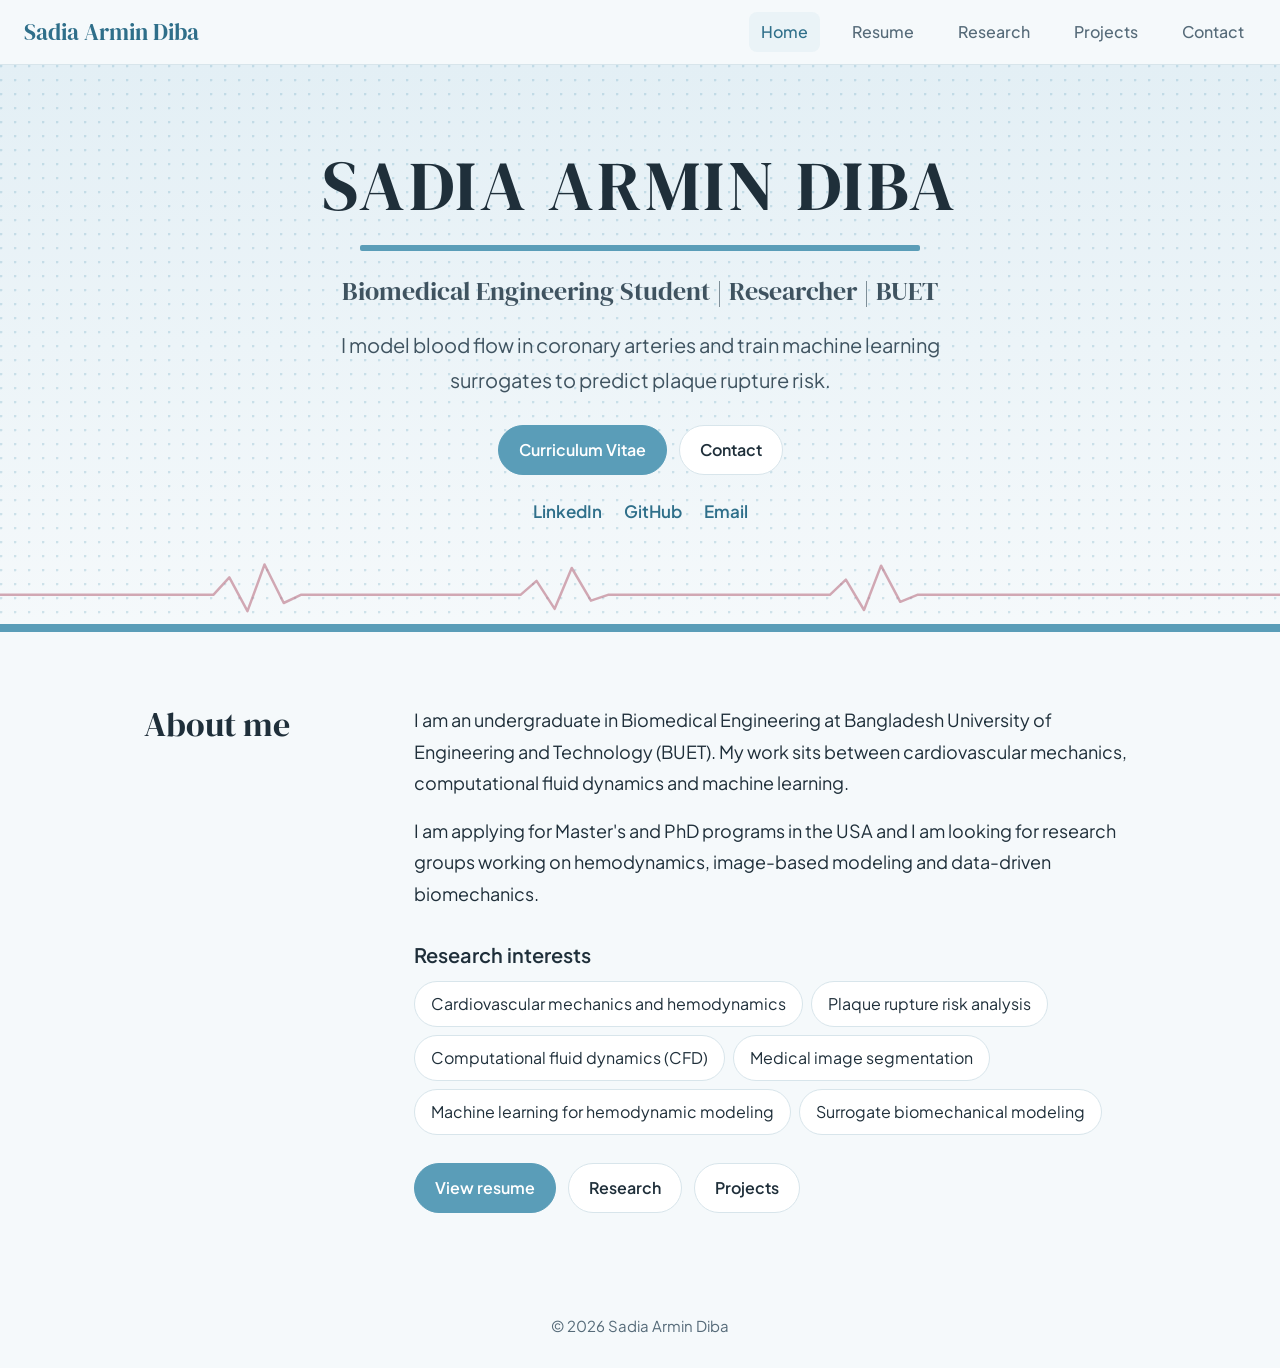
<file: index.html>
<!DOCTYPE html>
<html lang="en">
<head>
<meta charset="UTF-8">
<meta name="viewport" content="width=device-width, initial-scale=1.0">
<meta name="description" content="Academic and research portfolio of Sadia Armin Diba, Biomedical Engineering student at BUET.">
<title>Home | Sadia Armin Diba</title>
<link rel="preconnect" href="https://fonts.googleapis.com">
<link rel="preconnect" href="https://fonts.gstatic.com" crossorigin>
<link href="https://fonts.googleapis.com/css2?family=DM+Serif+Display&family=Plus+Jakarta+Sans:wght@400;500;600&display=swap" rel="stylesheet">
<link rel="stylesheet" href="style.css">
</head>
<body>
<header class="nav">
<a class="brand" href="index.html">Sadia Armin Diba</a>
<nav><a href="index.html" class=on>Home</a><a href="resume.html">Resume</a><a href="research.html">Research</a><a href="projects.html">Projects</a><a href="contact.html">Contact</a></nav>
</header>
<main>
<section class="hero"><div class="wrap center">
<h1>Sadia Armin Diba</h1>
<span class="bar"></span>
<p class="tagline">Biomedical Engineering Student | Researcher | BUET</p>
<p class="lead">I model blood flow in coronary arteries and train machine learning surrogates to predict plaque rupture risk.</p>
<div class="actions">
<a class="btn primary" href="assets/cv.pdf" target="_blank" rel="noopener">Curriculum Vitae</a>
<a class="btn" href="contact.html">Contact</a>
</div>
<p class="social"><a href="https://linkedin.com/in/sadia-armin-diba" target="_blank" rel="noopener">LinkedIn</a><a href="https://github.com/SadiaArmin" target="_blank" rel="noopener">GitHub</a><a href="mailto:sadiaarmindiba@gmail.com">Email</a></p>
</div>
<svg class="ecg" viewBox="0 0 1200 120" preserveAspectRatio="none" aria-hidden="true"><path id="ecgPath" d="M0 70 H180 L200 70 L215 40 L232 98 L248 18 L266 84 L282 70 H470 L488 70 L503 46 L520 94 L536 24 L554 80 L570 70 H760 L778 70 L793 44 L810 96 L826 20 L844 82 L860 70 H1200"/></svg>
</section>
<section class="block"><div class="wrap grid"><h2>About me</h2><div><p>I am an undergraduate in Biomedical Engineering at Bangladesh University of Engineering and Technology (BUET). My work sits between cardiovascular mechanics, computational fluid dynamics and machine learning.</p><p>I am applying for Master's and PhD programs in the USA and I am looking for research groups working on hemodynamics, image-based modeling and data-driven biomechanics.</p><h3>Research interests</h3><ul class="chips"><li>Cardiovascular mechanics and hemodynamics</li><li>Plaque rupture risk analysis</li><li>Computational fluid dynamics (CFD)</li><li>Medical image segmentation</li><li>Machine learning for hemodynamic modeling</li><li>Surrogate biomechanical modeling</li></ul><div class="actions" style="margin-top:28px"><a class="btn primary" href="resume.html">View resume</a><a class="btn" href="research.html">Research</a><a class="btn" href="projects.html">Projects</a></div></div></div></section>
</main>
<footer class="foot">© <span id="year"></span> Sadia Armin Diba</footer>
<script src="script.js"></script>
</body>
</html>
</file>
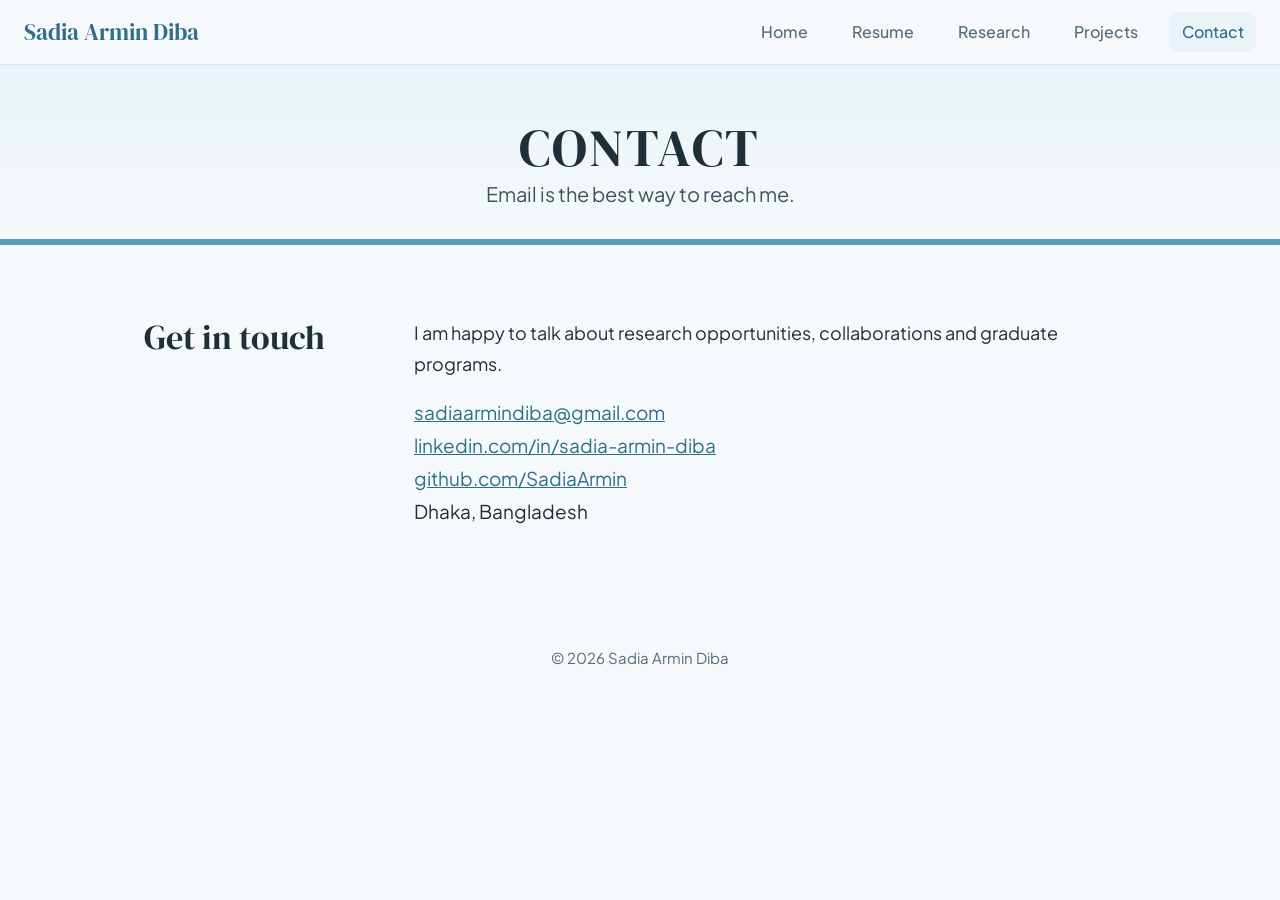
<file: contact.html>
<!DOCTYPE html>
<html lang="en">
<head>
<meta charset="UTF-8">
<meta name="viewport" content="width=device-width, initial-scale=1.0">
<meta name="description" content="Academic and research portfolio of Sadia Armin Diba, Biomedical Engineering student at BUET.">
<title>Contact | Sadia Armin Diba</title>
<link rel="preconnect" href="https://fonts.googleapis.com">
<link rel="preconnect" href="https://fonts.gstatic.com" crossorigin>
<link href="https://fonts.googleapis.com/css2?family=DM+Serif+Display&family=Plus+Jakarta+Sans:wght@400;500;600&display=swap" rel="stylesheet">
<link rel="stylesheet" href="style.css">
</head>
<body>
<header class="nav">
<a class="brand" href="index.html">Sadia Armin Diba</a>
<nav><a href="index.html">Home</a><a href="resume.html">Resume</a><a href="research.html">Research</a><a href="projects.html">Projects</a><a href="contact.html" class=on>Contact</a></nav>
</header>
<main>
<section class="pagehead"><div class="wrap"><h1 class="small">Contact</h1><p class="lead">Email is the best way to reach me.</p></div></section>
<section class="block"><div class="wrap grid"><h2>Get in touch</h2><div><p>I am happy to talk about research opportunities, collaborations and graduate programs.</p><p class="contact-list"><a href="mailto:sadiaarmindiba@gmail.com">sadiaarmindiba@gmail.com</a><br><a href="https://linkedin.com/in/sadia-armin-diba" target="_blank" rel="noopener">linkedin.com/in/sadia-armin-diba</a><br><a href="https://github.com/SadiaArmin" target="_blank" rel="noopener">github.com/SadiaArmin</a><br>Dhaka, Bangladesh</p></div></div></section>
</main>
<footer class="foot">© <span id="year"></span> Sadia Armin Diba</footer>
<script src="script.js"></script>
</body>
</html>
</file>
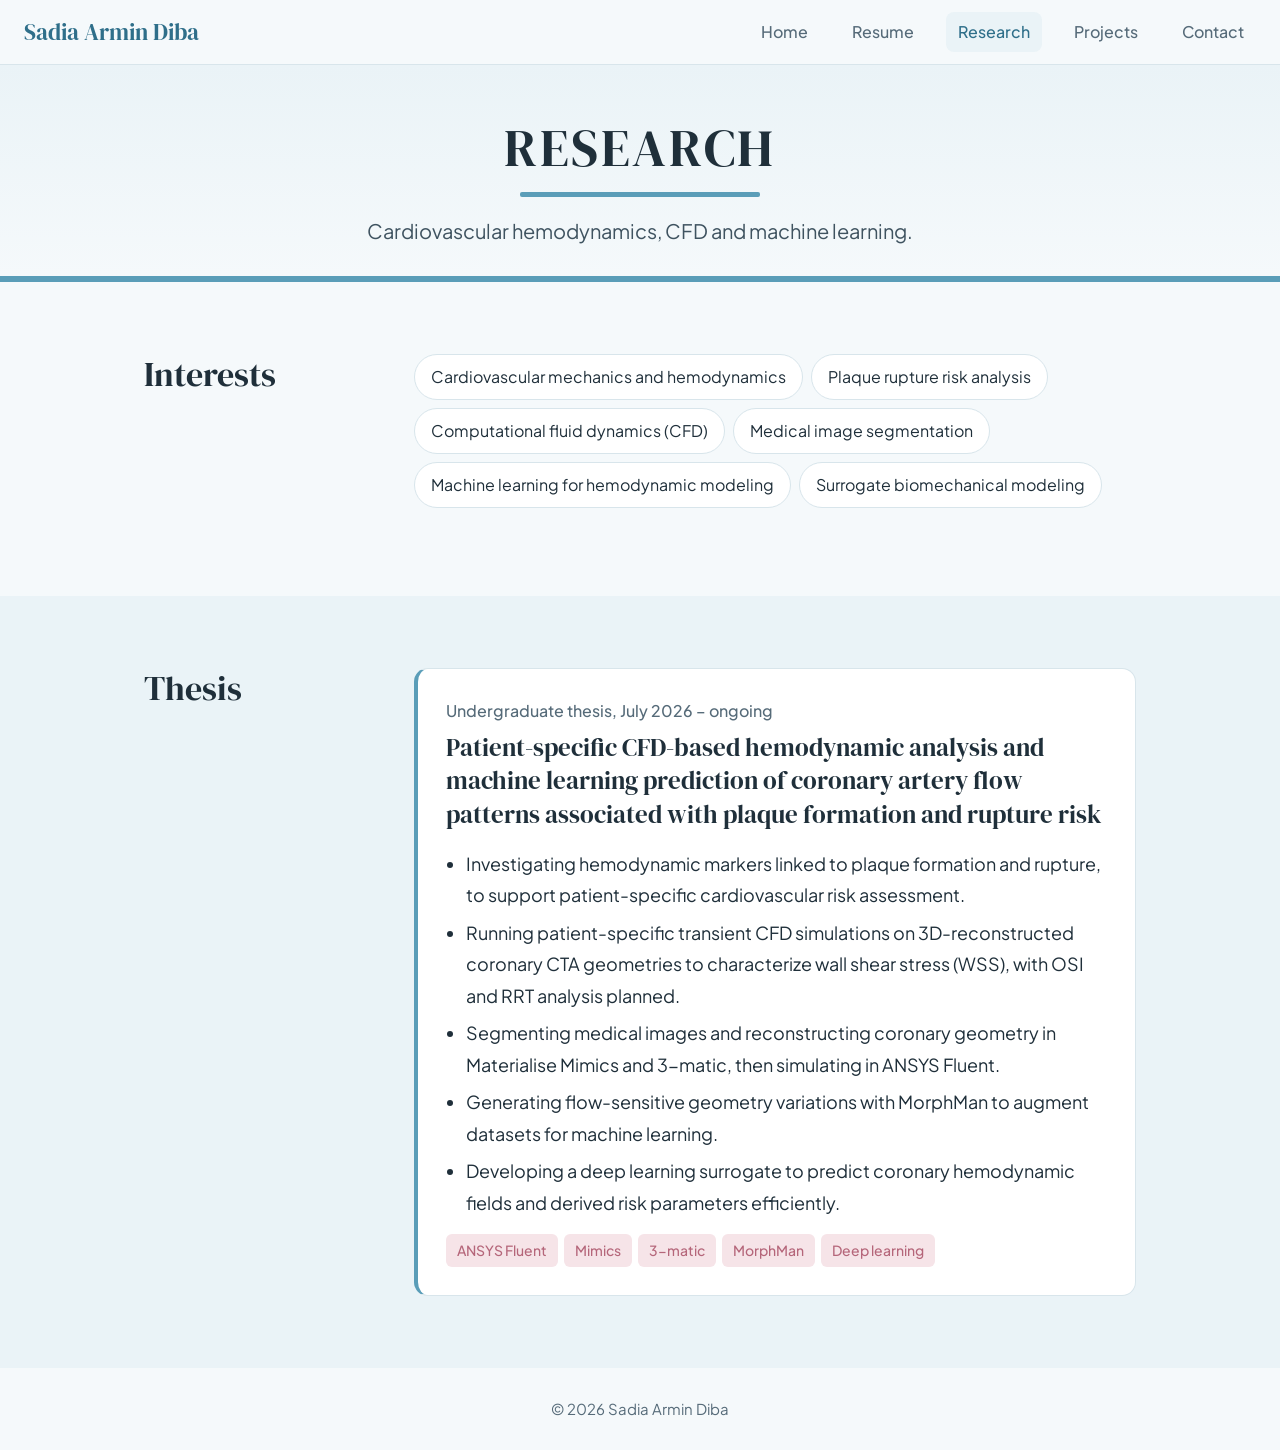
<file: research.html>
<!DOCTYPE html>
<html lang="en">
<head>
<meta charset="UTF-8">
<meta name="viewport" content="width=device-width, initial-scale=1.0">
<meta name="description" content="Academic and research portfolio of Sadia Armin Diba, Biomedical Engineering student at BUET.">
<title>Research | Sadia Armin Diba</title>
<link rel="preconnect" href="https://fonts.googleapis.com">
<link rel="preconnect" href="https://fonts.gstatic.com" crossorigin>
<link href="https://fonts.googleapis.com/css2?family=DM+Serif+Display&family=Plus+Jakarta+Sans:wght@400;500;600&display=swap" rel="stylesheet">
<link rel="stylesheet" href="style.css">
</head>
<body>
<header class="nav">
<a class="brand" href="index.html">Sadia Armin Diba</a>
<nav><a href="index.html">Home</a><a href="resume.html">Resume</a><a href="research.html" class=on>Research</a><a href="projects.html">Projects</a><a href="contact.html">Contact</a></nav>
</header>
<main>
<section class="pagehead"><div class="wrap"><h1 class="small">Research</h1><span class="bar"></span><p class="lead">Cardiovascular hemodynamics, CFD and machine learning.</p></div></section>
<section class="block"><div class="wrap grid"><h2>Interests</h2><div><ul class="chips"><li>Cardiovascular mechanics and hemodynamics</li><li>Plaque rupture risk analysis</li><li>Computational fluid dynamics (CFD)</li><li>Medical image segmentation</li><li>Machine learning for hemodynamic modeling</li><li>Surrogate biomechanical modeling</li></ul></div></div></section><section class="block tint"><div class="wrap grid"><h2>Thesis</h2><div><article class="feature"><div class="when">Undergraduate thesis, July 2026 – ongoing</div><h3>Patient-specific CFD-based hemodynamic analysis and machine learning prediction of coronary artery flow patterns associated with plaque formation and rupture risk</h3><ul><li>Investigating hemodynamic markers linked to plaque formation and rupture, to support patient-specific cardiovascular risk assessment.</li><li>Running patient-specific transient CFD simulations on 3D-reconstructed coronary CTA geometries to characterize wall shear stress (WSS), with OSI and RRT analysis planned.</li><li>Segmenting medical images and reconstructing coronary geometry in Materialise Mimics and 3-matic, then simulating in ANSYS Fluent.</li><li>Generating flow-sensitive geometry variations with MorphMan to augment datasets for machine learning.</li><li>Developing a deep learning surrogate to predict coronary hemodynamic fields and derived risk parameters efficiently.</li></ul><div class="tags"><span>ANSYS Fluent</span><span>Mimics</span><span>3-matic</span><span>MorphMan</span><span>Deep learning</span></div></article></div></div></section>
</main>
<footer class="foot">© <span id="year"></span> Sadia Armin Diba</footer>
<script src="script.js"></script>
</body>
</html>
</file>
<file: style.css>
:root{
  --bg:#F5F9FB;
  --surface:#FFFFFF;
  --tint:#EAF3F7;
  --ink:#2A3B46;
  --muted:#6A7F8B;
  --line:#D8E5EB;
  --accent:#5A9DB8;
  --accent-ink:#2F6F8A;
  --rose:#F6E4E8;
  --rose-ink:#B5667A;
  --serif:"DM Serif Display",Georgia,"Times New Roman",serif;
  --sans:"Plus Jakarta Sans",system-ui,-apple-system,"Segoe UI",Roboto,sans-serif;
}
*{box-sizing:border-box}
html{scroll-behavior:smooth;scroll-padding-top:70px}
body{margin:0;background:var(--bg);color:var(--ink);font:400 16px/1.7 var(--sans);-webkit-font-smoothing:antialiased}
a{color:var(--accent-ink)}
a:focus-visible,.btn:focus-visible{outline:3px solid var(--accent);outline-offset:3px;border-radius:6px}
.wrap{max-width:1040px;margin:0 auto;padding:0 24px}

/* nav */
.nav{position:sticky;top:0;z-index:10;display:flex;justify-content:space-between;align-items:center;gap:16px;padding:12px 24px;background:rgba(245,249,251,.92);backdrop-filter:blur(8px);border-bottom:1px solid var(--line)}
.brand{font:400 20px var(--serif);color:var(--ink);text-decoration:none}
.nav nav{display:flex;gap:20px;flex-wrap:wrap}
.nav nav a{color:var(--muted);text-decoration:none;font-size:14px;font-weight:500}
.nav nav a:hover,.nav nav a.on{color:var(--accent-ink)}

/* hero */
.hero{position:relative;padding:96px 0 40px;overflow:hidden;background:linear-gradient(180deg,var(--tint),var(--bg))}
.role{margin:0 0 12px;color:var(--accent-ink);font-weight:600}
h1{margin:0;font:400 clamp(44px,8vw,84px)/1.05 var(--serif);letter-spacing:-.01em}
.lead{max-width:600px;margin:24px 0 32px;font-size:19px;color:#3F5360}
.actions{display:flex;flex-wrap:wrap;gap:12px}
.btn{display:inline-block;padding:10px 20px;border:1px solid var(--line);border-radius:999px;background:var(--surface);color:var(--ink);text-decoration:none;font-weight:600;font-size:15px;transition:border-color .2s,background .2s}
.btn:hover{border-color:var(--accent)}
.btn.primary{background:var(--accent);border-color:var(--accent);color:#fff}
.btn.primary:hover{background:var(--accent-ink)}
.ecg{display:block;width:100%;height:90px;margin-top:56px}
.ecg path{fill:none;stroke:var(--rose-ink);stroke-width:2.5;stroke-linecap:round;stroke-linejoin:round;opacity:.7;vector-effect:non-scaling-stroke}

/* sections */
.block{padding:72px 0}
.tint{background:var(--tint)}
.grid{display:grid;grid-template-columns:200px 1fr;gap:40px}
h2{margin:0;font:400 30px/1.2 var(--serif)}
h3{margin:32px 0 12px;font:600 17px/1.4 var(--sans)}
.grid>div>h3:first-child{margin-top:0}
p{margin:0 0 16px;max-width:68ch}
ul{margin:0 0 16px;padding-left:20px}
li{margin-bottom:6px;max-width:68ch}
.muted{color:var(--muted);margin:2px 0 8px}
.when{color:var(--muted);font-size:14px;font-weight:500;margin-bottom:6px}

.chips{list-style:none;padding:0;display:flex;flex-wrap:wrap;gap:8px}
.chips li{margin:0;padding:6px 14px;background:var(--surface);border:1px solid var(--line);border-radius:999px;font-size:14px}

.item{display:grid;grid-template-columns:170px 1fr;gap:20px;padding:20px 0;border-top:1px solid var(--line)}
.item:first-child{border-top:0;padding-top:0}
.item .when{margin:0}
.item p{margin:4px 0 8px}

.feature{background:var(--surface);border:1px solid var(--line);border-left:4px solid var(--accent);border-radius:14px;padding:28px}
.feature h3{margin:0 0 16px;font:400 22px/1.35 var(--serif)}
.tags{display:flex;flex-wrap:wrap;gap:6px;margin-top:8px}
.tags span{padding:3px 10px;background:var(--rose);color:var(--rose-ink);border-radius:6px;font-size:13px;font-weight:500}

/* projects */
.cards{display:grid;grid-template-columns:repeat(2,1fr);gap:24px}
.card{display:flex;flex-direction:column;background:var(--surface);border:1px solid var(--line);border-radius:14px;padding:20px}
.card h3{margin:0 0 10px;font:400 21px/1.3 var(--serif)}
.card ul{font-size:15px}
.card p{font-size:15px}
.card .tags{margin-top:auto;padding-top:8px}
.link{margin-top:14px;font-weight:600;font-size:15px}
.shot{position:relative;height:150px;margin:0 0 16px;border-radius:10px;overflow:hidden;display:grid;place-items:end start}
.shot img{position:absolute;inset:0;width:100%;height:100%;object-fit:cover}
.shot span{position:relative;margin:12px;padding:3px 10px;background:rgba(255,255,255,.85);border-radius:6px;font-size:13px;font-weight:600;color:var(--accent-ink)}
.s1{background:linear-gradient(135deg,#DCEEF5,#F6E4E8)}
.s2{background:linear-gradient(135deg,#E3F0F5,#D5E8EF)}
.s3{background:linear-gradient(135deg,#F6E4E8,#E3F0F5)}
.s4{background:linear-gradient(135deg,#E8F1F0,#DCEBF5)}

.skills{display:grid;grid-template-columns:220px 1fr;gap:10px 24px;margin:0}
.skills dt{font-weight:600}
.skills dd{margin:0;color:#3F5360}
.contact-list{font-size:17px}
.foot{padding:28px;text-align:center;color:var(--muted);font-size:14px}

/* one-time ECG draw on load */
.ecg path{stroke-dasharray:var(--len,2400);stroke-dashoffset:var(--len,2400);animation:draw 2.6s ease-out .3s forwards}
@keyframes draw{to{stroke-dashoffset:0}}
@media (prefers-reduced-motion:reduce){
  html{scroll-behavior:auto}
  .ecg path{animation:none;stroke-dashoffset:0}
}

@media (max-width:760px){
  .nav nav{display:none}
  .hero{padding-top:64px}
  .grid{grid-template-columns:1fr;gap:20px}
  .cards{grid-template-columns:1fr}
  .item{grid-template-columns:1fr;gap:4px}
  .skills{grid-template-columns:1fr;gap:2px}
  .skills dd{margin-bottom:12px}
  .block{padding:52px 0}
}

/* multi-page additions */
.nav nav a.on{color:var(--accent-ink);border-bottom:2px solid var(--accent)}
.pagehead{padding:64px 0 24px;background:linear-gradient(180deg,var(--tint),var(--bg))}
h1.small{font-size:clamp(34px,5vw,52px)}
.pagehead .lead{margin:12px 0 0}
@media (max-width:760px){.nav nav{display:flex;gap:12px}.nav{flex-direction:column;align-items:flex-start;padding:10px 16px}.nav nav a{font-size:13px}}

/* professional header, logos, pictures */
.brand{color:var(--accent-ink)}
.nav nav a{padding:6px 12px;border-radius:8px}
.nav nav a.on{background:var(--tint);border-bottom:0;color:var(--accent-ink)}
.center{text-align:center}
.hero{padding:84px 0 0;border-bottom:8px solid var(--accent);background:radial-gradient(circle at 1px 1px,rgba(90,157,184,.25) 1.3px,transparent 1.7px) 0 0/14px 14px,linear-gradient(180deg,#E3EFF5,#F5F9FB)}
.hero h1{font-size:clamp(34px,7vw,70px);text-transform:uppercase;letter-spacing:.05em}
.bar{display:block;width:min(560px,70%);height:6px;margin:22px auto;background:var(--accent);border-radius:2px}
.tagline{margin:0 auto 18px;font:400 clamp(17px,2.4vw,24px) var(--serif);color:#3F5360;max-width:none}
.hero .lead{margin:0 auto 28px;font-size:17px}
.hero .actions{justify-content:center}
.social{margin:22px auto 0;display:flex;justify-content:center;gap:22px;max-width:none}
.social a{font-weight:600;font-size:15px;text-decoration:none}
.social a:hover{text-decoration:underline}
.hero .ecg{margin-top:28px;height:70px}
.ecg path{opacity:.55}
.pagehead{text-align:center;padding:56px 0 28px;border-bottom:6px solid var(--accent)}
.pagehead h1.small{text-transform:uppercase;letter-spacing:.05em}
.pagehead .bar{width:min(240px,50%);height:5px;margin:16px auto}
.pagehead .lead{margin:0 auto}
.withlogo{display:flex;gap:16px;align-items:flex-start}
.withlogo>div{min-width:0}
.logo{flex:none;width:64px;height:64px;object-fit:contain;background:#fff;border:1px solid var(--line);border-radius:12px;padding:6px}
.pic{margin:14px 0 0;max-width:440px}
.pic img{display:block;width:100%;height:auto;border-radius:10px;border:1px solid var(--line)}

/* larger, clearer type */
:root{--ink:#1F2F3A;--muted:#566B79}
body{font-size:18px;line-height:1.75}
.brand{font-size:23px}
.nav nav a{font-size:16px}
.grid{grid-template-columns:230px 1fr}
h2{font-size:34px}
h3{font-size:20px}
.when{font-size:16px}
.chips li{font-size:16px;padding:8px 16px}
.btn{font-size:16px}
.tagline{font-size:clamp(19px,2.6vw,26px)}
.hero .lead,.lead{font-size:20px}
.social a{font-size:17px}
.feature h3{font-size:25px}
.card h3{font-size:24px}
.card p,.card ul{font-size:17px}
.tags span{font-size:14px;padding:4px 11px}
.link{font-size:17px}
.skills dd{color:var(--ink)}
.contact-list{font-size:19px}
.foot{font-size:15px}
@media (max-width:760px){body{font-size:17px}h2{font-size:30px}.grid{grid-template-columns:1fr}}
</file>
